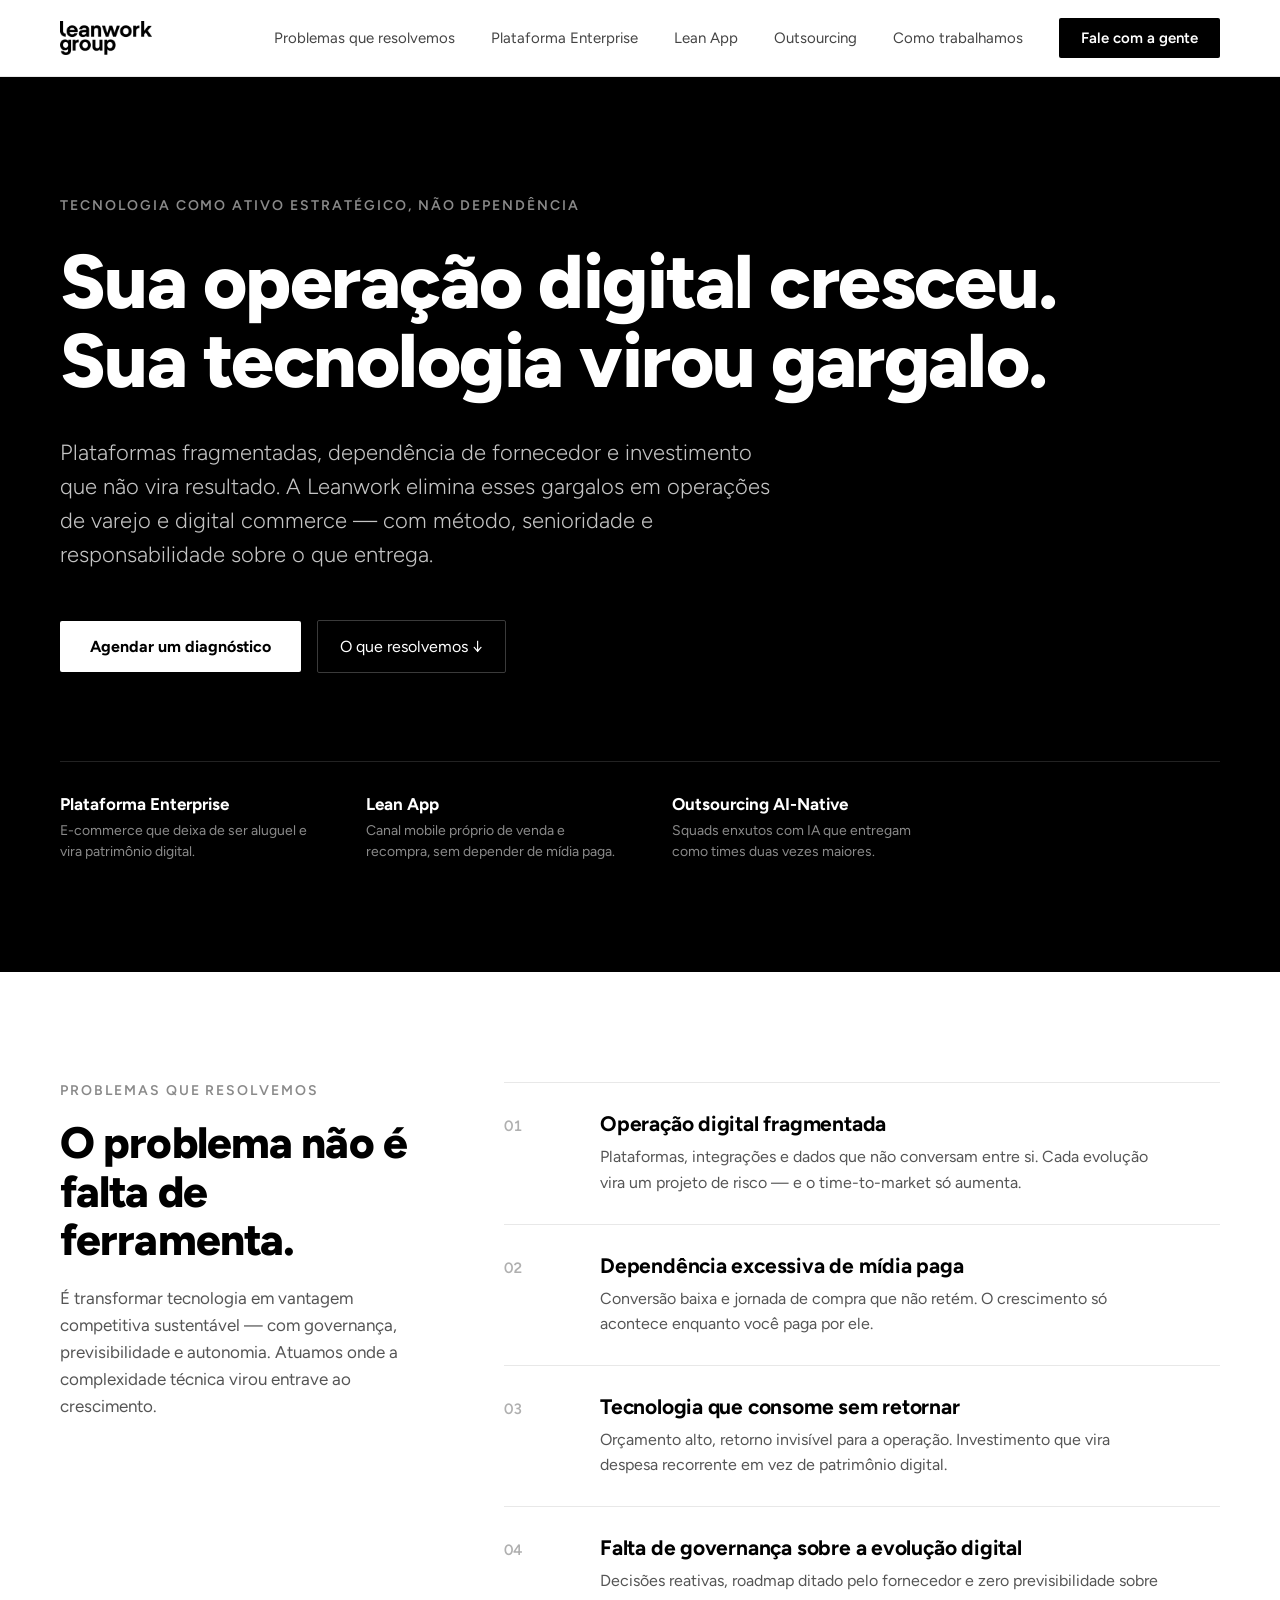
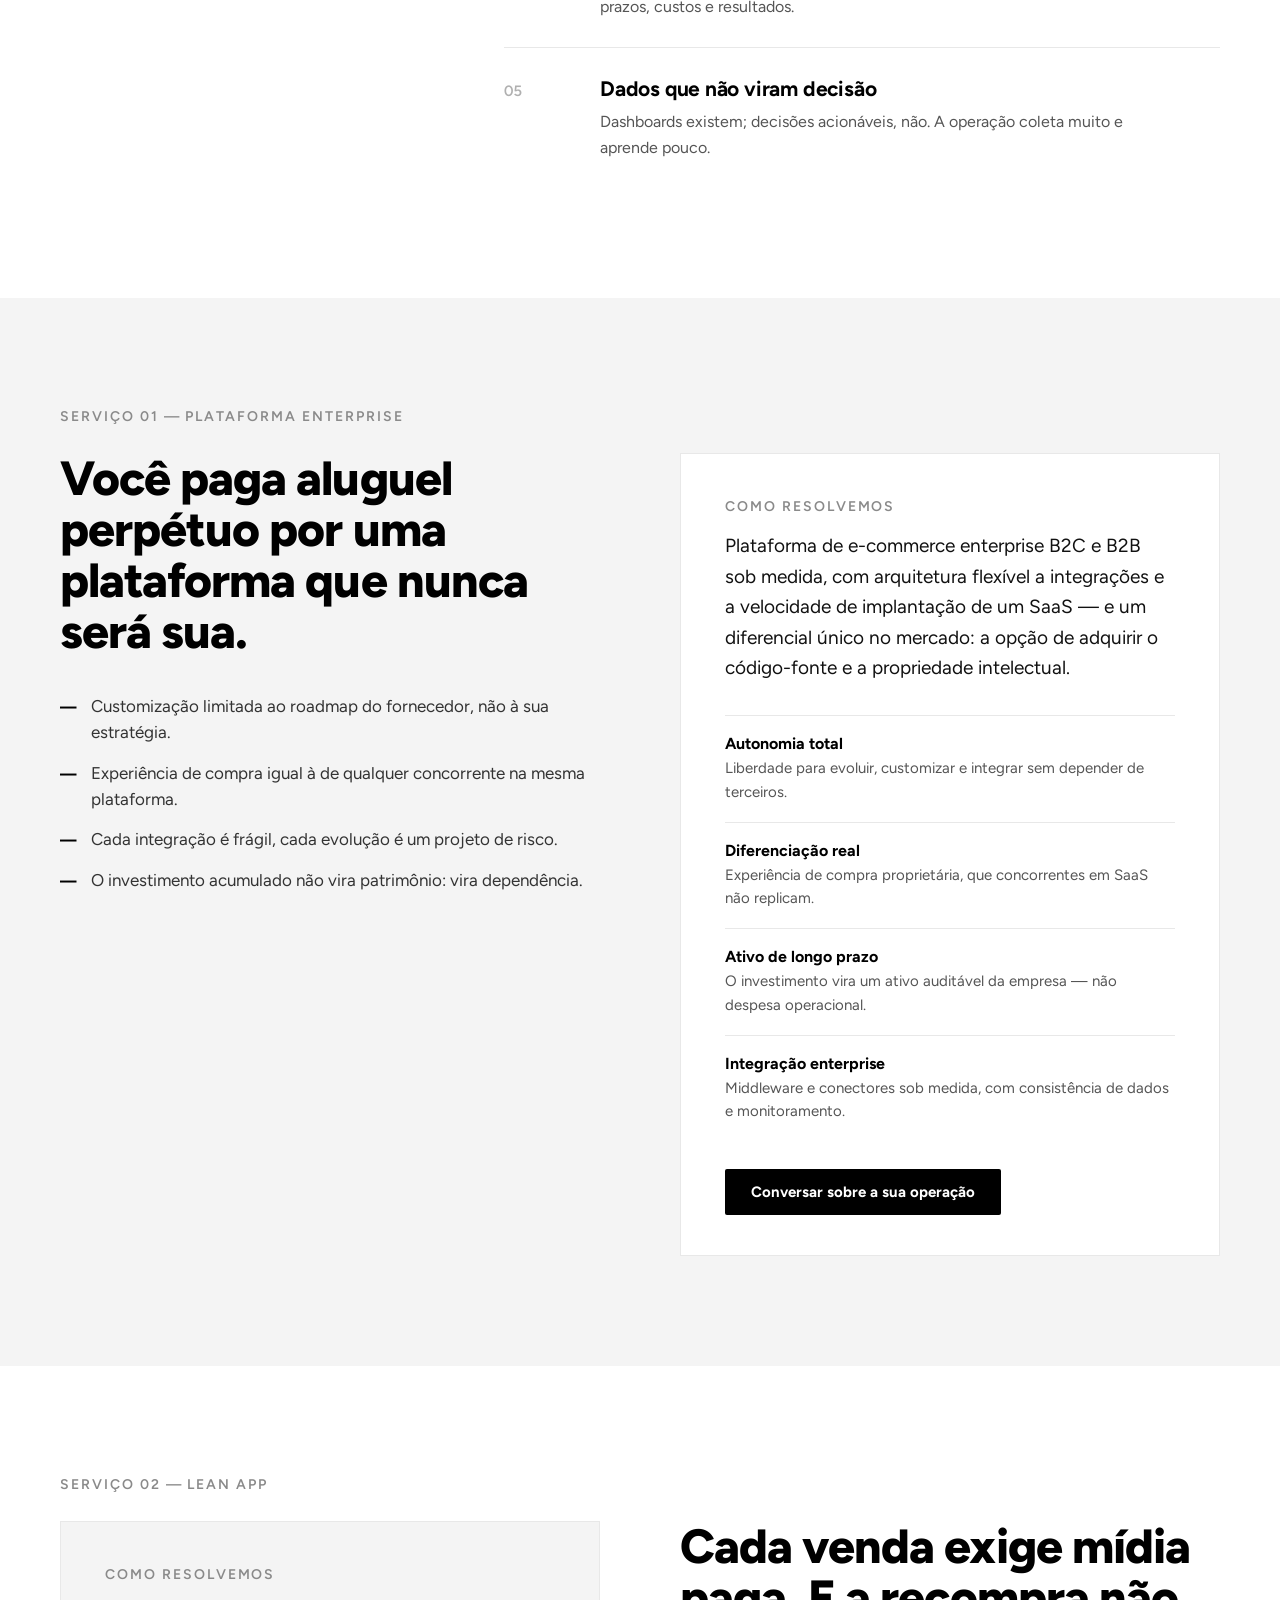
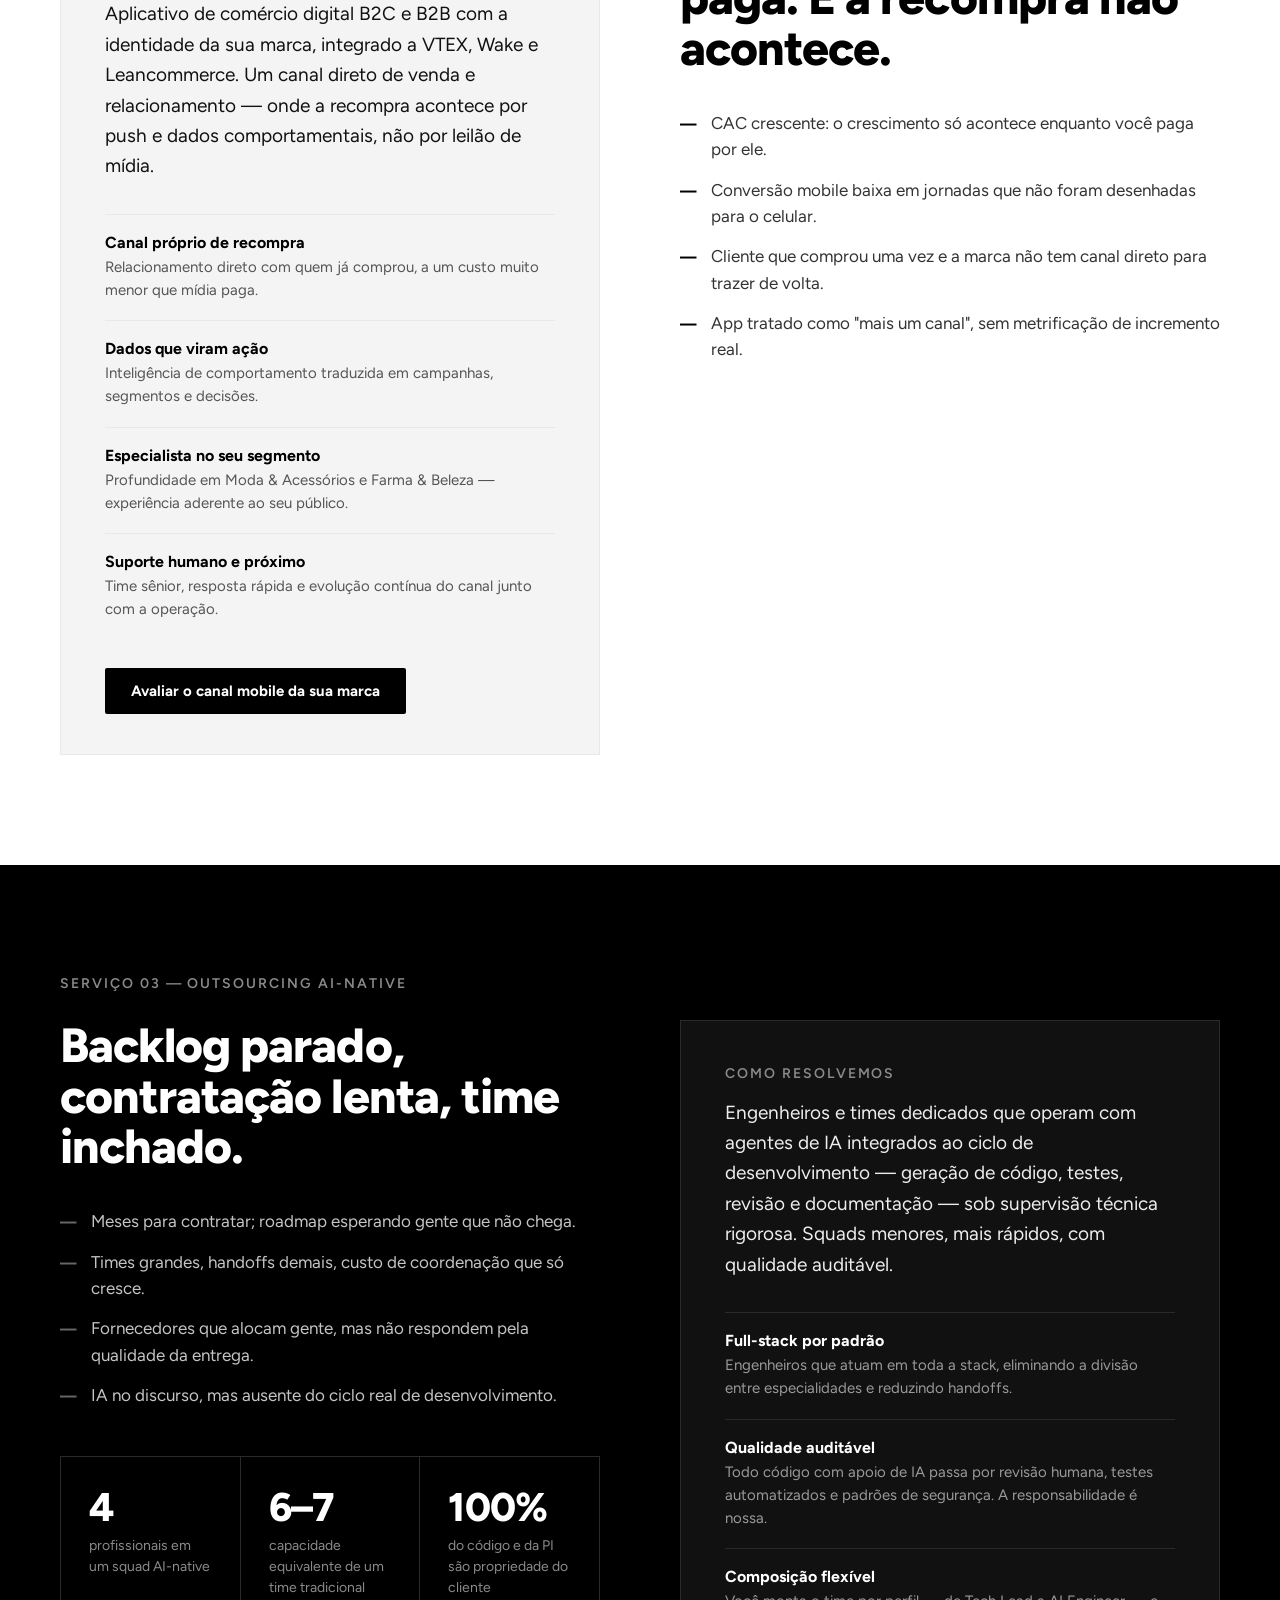
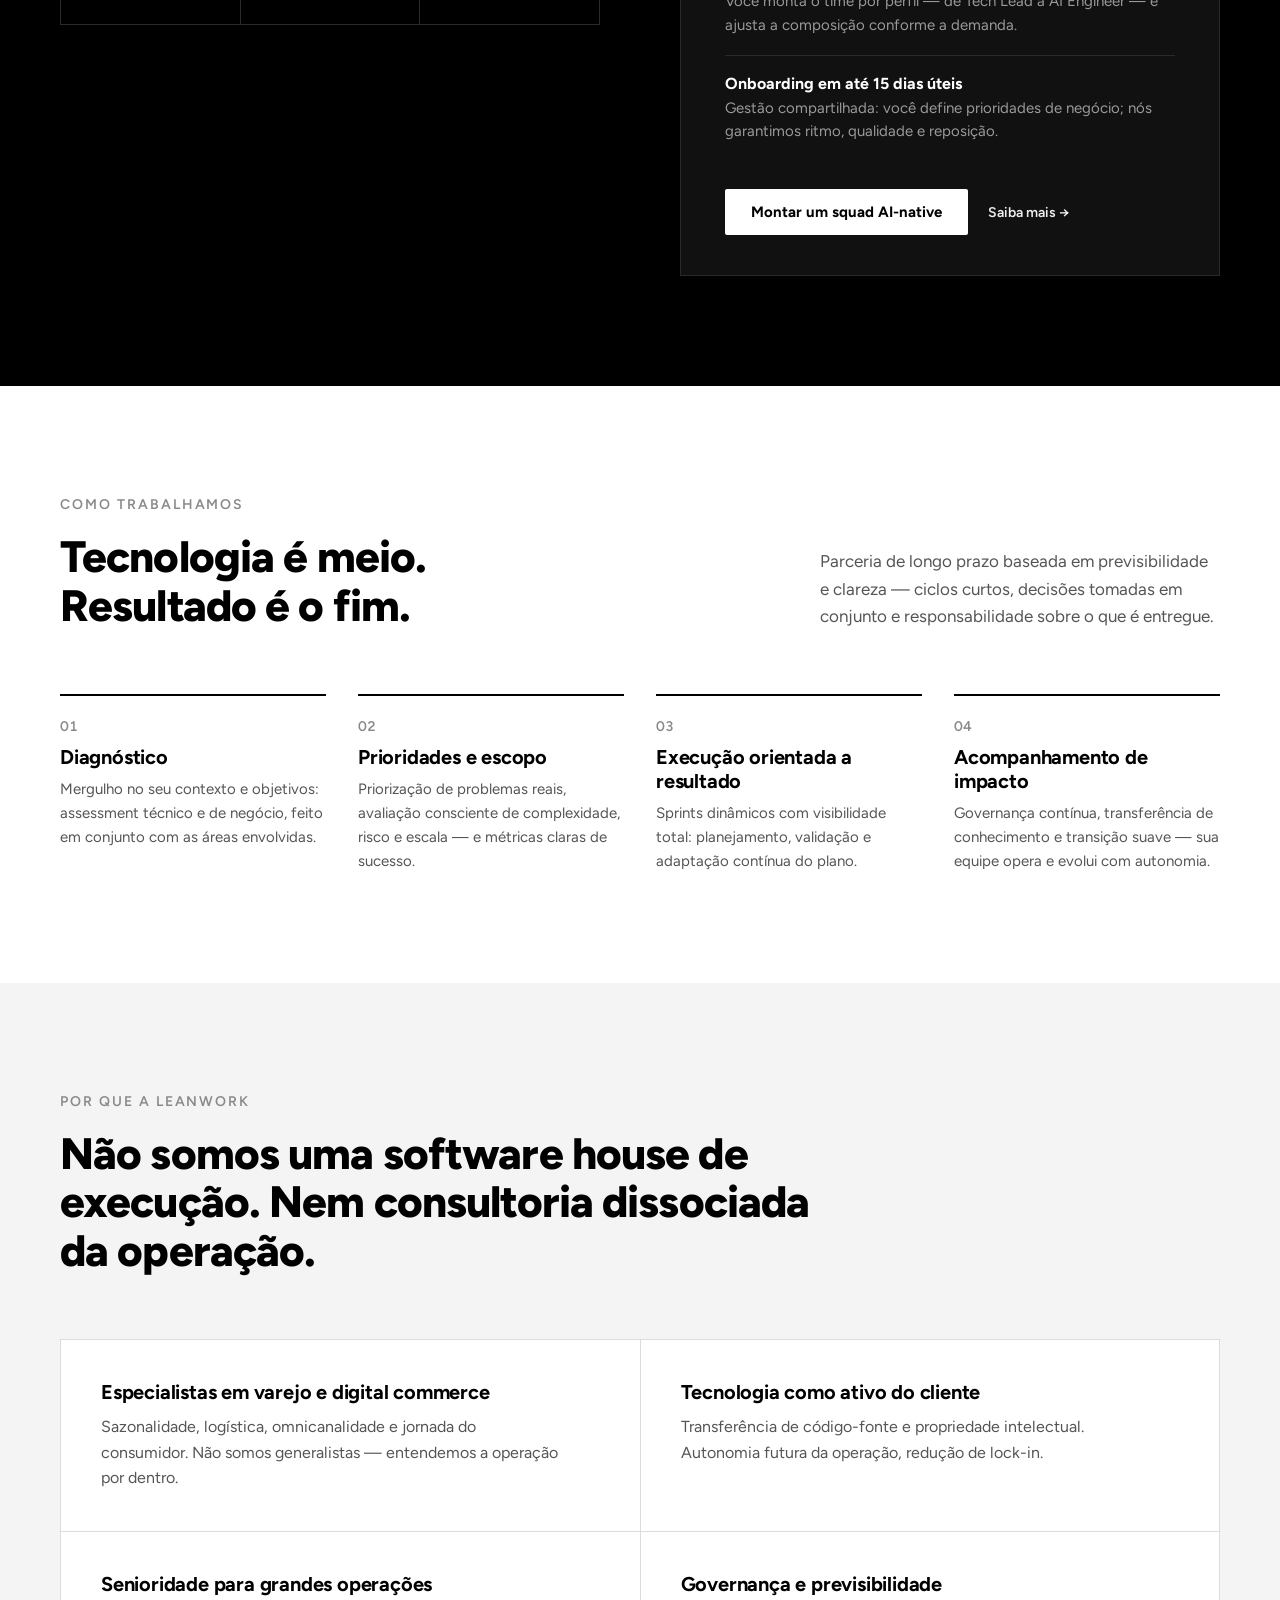
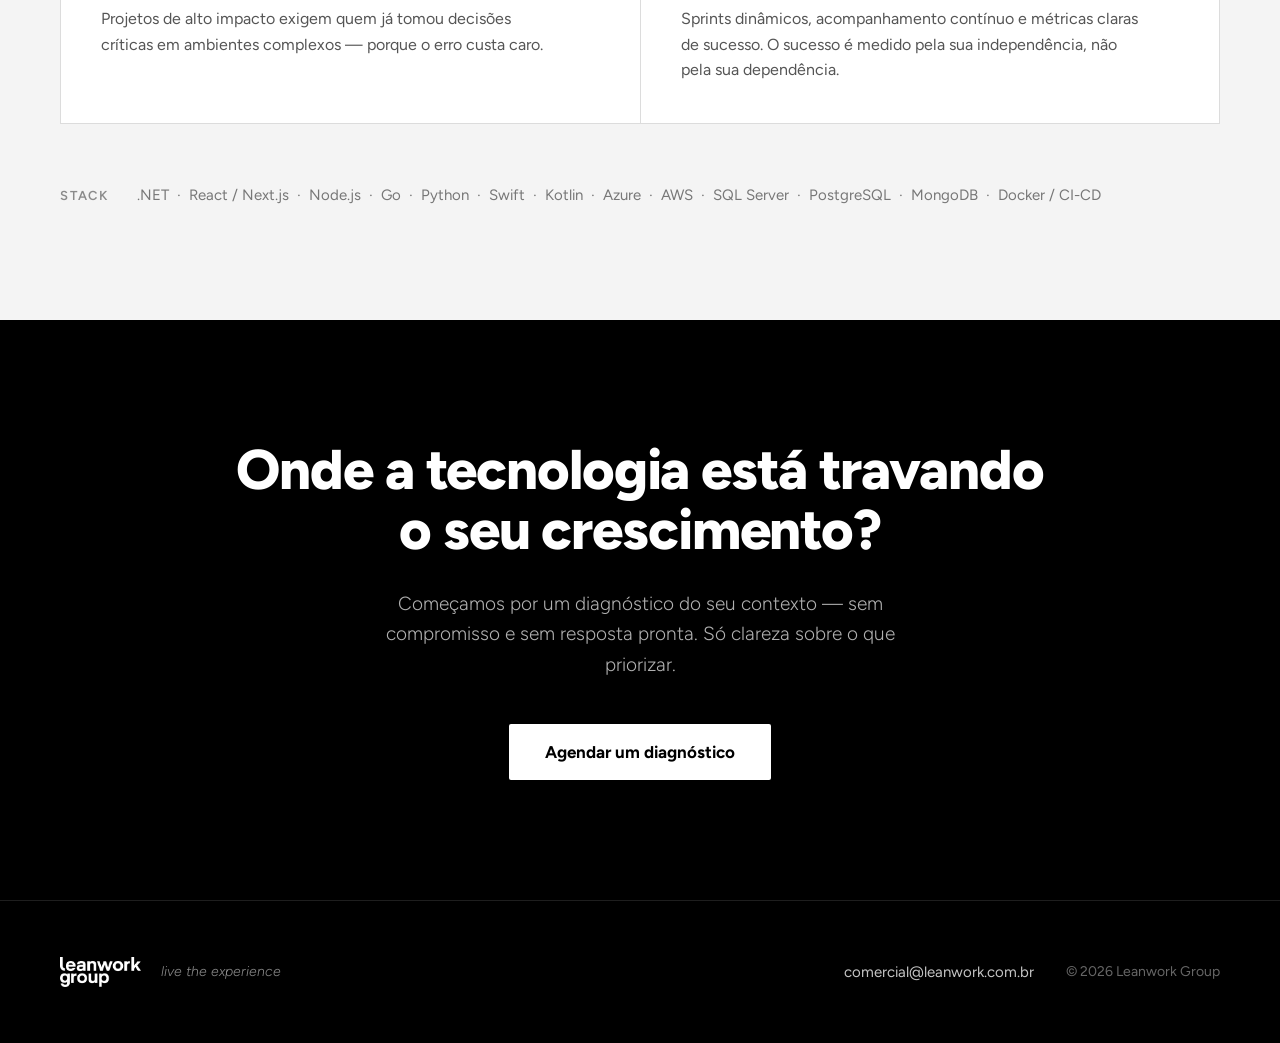
<file: index.html>
<!DOCTYPE html>
<html lang="pt-BR">
<head>
<meta charset="utf-8">
<meta name="viewport" content="width=device-width, initial-scale=1">
<title>Leanwork Group — Tecnologia como ativo estratégico para varejo e digital commerce</title>
<meta name="description" content="A Leanwork elimina gargalos tecnológicos em operações de varejo e digital commerce com Plataforma Enterprise, Lean App e Outsourcing AI-Native.">
<link rel="icon" type="image/png" href="assets/favicon.png">
<link rel="preconnect" href="https://fonts.googleapis.com">
<link rel="preconnect" href="https://fonts.gstatic.com" crossorigin="anonymous">
<link href="https://fonts.googleapis.com/css2?family=Figtree:wght@300;400;600;700;800;900&display=swap" rel="stylesheet">
<link rel="stylesheet" href="css/style.css">
</head>
<body>
<header class="site-header">
  <div class="container nav">
    <a href="#topo" class="nav-logo"><img src="assets/logo.png" alt="Leanwork Group"></a>
    <button class="nav-toggle" type="button" aria-label="Abrir menu" aria-expanded="false">
      <span></span><span></span><span></span>
    </button>
    <nav class="nav-links">
      <a href="#problemas" class="nav-link">Problemas que resolvemos</a>
      <a href="#plataforma" class="nav-link">Plataforma Enterprise</a>
      <a href="#leanapp" class="nav-link">Lean App</a>
      <a href="#outsourcing" class="nav-link">Outsourcing</a>
      <a href="#como" class="nav-link">Como trabalhamos</a>
      <a href="mailto:comercial@leanwork.com.br?subject=Diagn%C3%B3stico%20Leanwork" class="nav-link nav-cta btn btn--dark">Fale com a gente</a>
    </nav>
  </div>
</header>
<main>
<section id="topo" class="hero">
  <div class="container">
    <div class="hero-eyebrow">Tecnologia como ativo estratégico, não dependência</div>
    <h1 class="hero-title">Sua operação digital cresceu.<br>Sua tecnologia virou gargalo.</h1>
    <p class="hero-subtitle">Plataformas fragmentadas, dependência de fornecedor e investimento que não vira resultado. A Leanwork elimina esses gargalos em operações de varejo e digital commerce — com método, senioridade e responsabilidade sobre o que entrega.</p>
    <div class="hero-actions">
      <a href="mailto:comercial@leanwork.com.br?subject=Diagn%C3%B3stico%20Leanwork" class="btn btn--light">Agendar um diagnóstico</a>
      <a href="#problemas" class="btn btn--outline">O que resolvemos ↓</a>
    </div>
    <div class="hero-summary">
      <div class="hero-summary-item">
        <div class="hero-summary-title">Plataforma Enterprise</div>
        <div class="hero-summary-text">E-commerce que deixa de ser aluguel e vira patrimônio digital.</div>
      </div>
      <div class="hero-summary-item">
        <div class="hero-summary-title">Lean App</div>
        <div class="hero-summary-text">Canal mobile próprio de venda e recompra, sem depender de mídia paga.</div>
      </div>
      <div class="hero-summary-item">
        <div class="hero-summary-title">Outsourcing AI-Native</div>
        <div class="hero-summary-text">Squads enxutos com IA que entregam como times duas vezes maiores.</div>
      </div>
    </div>
  </div>
</section>

<section id="problemas" class="problemas">
  <div class="container problemas-grid">
    <div class="problemas-sidebar">
      <div class="section-eyebrow">Problemas que resolvemos</div>
      <h2 class="section-title">O problema não é falta de ferramenta.</h2>
      <p class="section-text">É transformar tecnologia em vantagem competitiva sustentável — com governança, previsibilidade e autonomia. Atuamos onde a complexidade técnica virou entrave ao crescimento.</p>
    </div>
    <div>
      <div class="problema-item">
        <div class="problema-num">01</div>
        <div>
          <div class="problema-title">Operação digital fragmentada</div>
          <div class="problema-text">Plataformas, integrações e dados que não conversam entre si. Cada evolução vira um projeto de risco — e o time-to-market só aumenta.</div>
        </div>
      </div>
      <div class="problema-item">
        <div class="problema-num">02</div>
        <div>
          <div class="problema-title">Dependência excessiva de mídia paga</div>
          <div class="problema-text">Conversão baixa e jornada de compra que não retém. O crescimento só acontece enquanto você paga por ele.</div>
        </div>
      </div>
      <div class="problema-item">
        <div class="problema-num">03</div>
        <div>
          <div class="problema-title">Tecnologia que consome sem retornar</div>
          <div class="problema-text">Orçamento alto, retorno invisível para a operação. Investimento que vira despesa recorrente em vez de patrimônio digital.</div>
        </div>
      </div>
      <div class="problema-item">
        <div class="problema-num">04</div>
        <div>
          <div class="problema-title">Falta de governança sobre a evolução digital</div>
          <div class="problema-text">Decisões reativas, roadmap ditado pelo fornecedor e zero previsibilidade sobre prazos, custos e resultados.</div>
        </div>
      </div>
      <div class="problema-item">
        <div class="problema-num">05</div>
        <div>
          <div class="problema-title">Dados que não viram decisão</div>
          <div class="problema-text">Dashboards existem; decisões acionáveis, não. A operação coleta muito e aprende pouco.</div>
        </div>
      </div>
    </div>
  </div>
</section>

<section id="plataforma" class="service service--light">
  <div class="container">
    <div class="service-eyebrow">Serviço 01 — Plataforma Enterprise</div>
    <div class="service-grid">
      <div class="service-problem">
        <h2 class="service-title">Você paga aluguel perpétuo por uma plataforma que nunca será sua.</h2>
        <div class="service-bullets">
          <div class="service-bullet"><span class="bullet-dash">—</span><span>Customização limitada ao roadmap do fornecedor, não à sua estratégia.</span></div>
          <div class="service-bullet"><span class="bullet-dash">—</span><span>Experiência de compra igual à de qualquer concorrente na mesma plataforma.</span></div>
          <div class="service-bullet"><span class="bullet-dash">—</span><span>Cada integração é frágil, cada evolução é um projeto de risco.</span></div>
          <div class="service-bullet"><span class="bullet-dash">—</span><span>O investimento acumulado não vira patrimônio: vira dependência.</span></div>
        </div>
      </div>
      <div class="service-solution">
        <div class="service-solution-eyebrow">Como resolvemos</div>
        <p class="service-solution-lead">Plataforma de e-commerce enterprise B2C e B2B sob medida, com arquitetura flexível a integrações e a velocidade de implantação de um SaaS — e um diferencial único no mercado: a opção de adquirir o código-fonte e a propriedade intelectual.</p>
        <div class="service-solution-list">
          <div class="service-solution-item"><div class="solution-item-title">Autonomia total</div><div class="solution-item-text">Liberdade para evoluir, customizar e integrar sem depender de terceiros.</div></div>
          <div class="service-solution-item"><div class="solution-item-title">Diferenciação real</div><div class="solution-item-text">Experiência de compra proprietária, que concorrentes em SaaS não replicam.</div></div>
          <div class="service-solution-item"><div class="solution-item-title">Ativo de longo prazo</div><div class="solution-item-text">O investimento vira um ativo auditável da empresa — não despesa operacional.</div></div>
          <div class="service-solution-item"><div class="solution-item-title">Integração enterprise</div><div class="solution-item-text">Middleware e conectores sob medida, com consistência de dados e monitoramento.</div></div>
        </div>
        <a href="mailto:comercial@leanwork.com.br?subject=Plataforma%20Enterprise%20%E2%80%94%20diagn%C3%B3stico" class="btn btn--dark service-solution-cta">Conversar sobre a sua operação</a>
      </div>
    </div>
  </div>
</section>

<section id="leanapp" class="service">
  <div class="container">
    <div class="service-eyebrow">Serviço 02 — Lean App</div>
    <div class="service-grid">
      <div class="service-solution service-solution--muted">
        <div class="service-solution-eyebrow">Como resolvemos</div>
        <p class="service-solution-lead">Aplicativo de comércio digital B2C e B2B com a identidade da sua marca, integrado a VTEX, Wake e Leancommerce. Um canal direto de venda e relacionamento — onde a recompra acontece por push e dados comportamentais, não por leilão de mídia.</p>
        <div class="service-solution-list">
          <div class="service-solution-item"><div class="solution-item-title">Canal próprio de recompra</div><div class="solution-item-text">Relacionamento direto com quem já comprou, a um custo muito menor que mídia paga.</div></div>
          <div class="service-solution-item"><div class="solution-item-title">Dados que viram ação</div><div class="solution-item-text">Inteligência de comportamento traduzida em campanhas, segmentos e decisões.</div></div>
          <div class="service-solution-item"><div class="solution-item-title">Especialista no seu segmento</div><div class="solution-item-text">Profundidade em Moda &amp; Acessórios e Farma &amp; Beleza — experiência aderente ao seu público.</div></div>
          <div class="service-solution-item"><div class="solution-item-title">Suporte humano e próximo</div><div class="solution-item-text">Time sênior, resposta rápida e evolução contínua do canal junto com a operação.</div></div>
        </div>
        <a href="mailto:comercial@leanwork.com.br?subject=Lean%20App%20%E2%80%94%20diagn%C3%B3stico" class="btn btn--dark service-solution-cta">Avaliar o canal mobile da sua marca</a>
      </div>
      <div class="service-problem">
        <h2 class="service-title">Cada venda exige mídia paga. E a recompra não acontece.</h2>
        <div class="service-bullets">
          <div class="service-bullet"><span class="bullet-dash">—</span><span>CAC crescente: o crescimento só acontece enquanto você paga por ele.</span></div>
          <div class="service-bullet"><span class="bullet-dash">—</span><span>Conversão mobile baixa em jornadas que não foram desenhadas para o celular.</span></div>
          <div class="service-bullet"><span class="bullet-dash">—</span><span>Cliente que comprou uma vez e a marca não tem canal direto para trazer de volta.</span></div>
          <div class="service-bullet"><span class="bullet-dash">—</span><span>App tratado como "mais um canal", sem metrificação de incremento real.</span></div>
        </div>
      </div>
    </div>
  </div>
</section>

<section id="outsourcing" class="service service--dark">
  <div class="container">
    <div class="service-eyebrow">Serviço 03 — Outsourcing AI-Native</div>
    <div class="service-grid">
      <div class="service-problem">
        <h2 class="service-title">Backlog parado, contratação lenta, time inchado.</h2>
        <div class="service-bullets">
          <div class="service-bullet"><span class="bullet-dash">—</span><span>Meses para contratar; roadmap esperando gente que não chega.</span></div>
          <div class="service-bullet"><span class="bullet-dash">—</span><span>Times grandes, handoffs demais, custo de coordenação que só cresce.</span></div>
          <div class="service-bullet"><span class="bullet-dash">—</span><span>Fornecedores que alocam gente, mas não respondem pela qualidade da entrega.</span></div>
          <div class="service-bullet"><span class="bullet-dash">—</span><span>IA no discurso, mas ausente do ciclo real de desenvolvimento.</span></div>
        </div>
        <div class="stats-row">
          <div class="stat-item"><div class="stat-number">4</div><div class="stat-label">profissionais em um squad AI-native</div></div>
          <div class="stat-item"><div class="stat-number">6–7</div><div class="stat-label">capacidade equivalente de um time tradicional</div></div>
          <div class="stat-item"><div class="stat-number">100%</div><div class="stat-label">do código e da PI são propriedade do cliente</div></div>
        </div>
      </div>
      <div class="service-solution">
        <div class="service-solution-eyebrow">Como resolvemos</div>
        <p class="service-solution-lead">Engenheiros e times dedicados que operam com agentes de IA integrados ao ciclo de desenvolvimento — geração de código, testes, revisão e documentação — sob supervisão técnica rigorosa. Squads menores, mais rápidos, com qualidade auditável.</p>
        <div class="service-solution-list">
          <div class="service-solution-item"><div class="solution-item-title">Full-stack por padrão</div><div class="solution-item-text">Engenheiros que atuam em toda a stack, eliminando a divisão entre especialidades e reduzindo handoffs.</div></div>
          <div class="service-solution-item"><div class="solution-item-title">Qualidade auditável</div><div class="solution-item-text">Todo código com apoio de IA passa por revisão humana, testes automatizados e padrões de segurança. A responsabilidade é nossa.</div></div>
          <div class="service-solution-item"><div class="solution-item-title">Composição flexível</div><div class="solution-item-text">Você monta o time por perfil — de Tech Lead a AI Engineer — e ajusta a composição conforme a demanda.</div></div>
          <div class="service-solution-item"><div class="solution-item-title">Onboarding em até 15 dias úteis</div><div class="solution-item-text">Gestão compartilhada: você define prioridades de negócio; nós garantimos ritmo, qualidade e reposição.</div></div>
        </div>
        <div class="service-solution-actions">
          <a href="mailto:comercial@leanwork.com.br?subject=Outsourcing%20AI-Native%20%E2%80%94%20montar%20squad" class="btn btn--light service-solution-cta">Montar um squad AI-native</a>
          <a href="outsourcing.html" class="service-solution-more">Saiba mais →</a>
        </div>
      </div>
    </div>
  </div>
</section>

<section id="como" class="steps-section">
  <div class="container">
    <div class="steps-header">
      <div>
        <div class="section-eyebrow">Como trabalhamos</div>
        <h2 class="section-title steps-title">Tecnologia é meio. Resultado é o fim.</h2>
      </div>
      <p class="steps-intro">Parceria de longo prazo baseada em previsibilidade e clareza — ciclos curtos, decisões tomadas em conjunto e responsabilidade sobre o que é entregue.</p>
    </div>
    <div class="steps-grid">
      <div class="step-item">
        <div class="step-num">01</div>
        <div class="step-title">Diagnóstico</div>
        <div class="step-text">Mergulho no seu contexto e objetivos: assessment técnico e de negócio, feito em conjunto com as áreas envolvidas.</div>
      </div>
      <div class="step-item">
        <div class="step-num">02</div>
        <div class="step-title">Prioridades e escopo</div>
        <div class="step-text">Priorização de problemas reais, avaliação consciente de complexidade, risco e escala — e métricas claras de sucesso.</div>
      </div>
      <div class="step-item">
        <div class="step-num">03</div>
        <div class="step-title">Execução orientada a resultado</div>
        <div class="step-text">Sprints dinâmicos com visibilidade total: planejamento, validação e adaptação contínua do plano.</div>
      </div>
      <div class="step-item">
        <div class="step-num">04</div>
        <div class="step-title">Acompanhamento de impacto</div>
        <div class="step-text">Governança contínua, transferência de conhecimento e transição suave — sua equipe opera e evolui com autonomia.</div>
      </div>
    </div>
  </div>
</section>

<section class="why-section">
  <div class="container">
    <div class="section-eyebrow">Por que a Leanwork</div>
    <h2 class="section-title why-title">Não somos uma software house de execução. Nem consultoria dissociada da operação.</h2>
    <div class="why-grid">
      <div class="why-item"><div class="why-item-title">Especialistas em varejo e digital commerce</div><div class="why-item-text">Sazonalidade, logística, omnicanalidade e jornada do consumidor. Não somos generalistas — entendemos a operação por dentro.</div></div>
      <div class="why-item"><div class="why-item-title">Tecnologia como ativo do cliente</div><div class="why-item-text">Transferência de código-fonte e propriedade intelectual. Autonomia futura da operação, redução de lock-in.</div></div>
      <div class="why-item"><div class="why-item-title">Senioridade para grandes operações</div><div class="why-item-text">Projetos de alto impacto exigem quem já tomou decisões críticas em ambientes complexos — porque o erro custa caro.</div></div>
      <div class="why-item"><div class="why-item-title">Governança e previsibilidade</div><div class="why-item-text">Sprints dinâmicos, acompanhamento contínuo e métricas claras de sucesso. O sucesso é medido pela sua independência, não pela sua dependência.</div></div>
    </div>
    <div class="stack-row">
      <div class="stack-label">Stack</div>
      <div class="stack-list">.NET&nbsp;&nbsp;·&nbsp;&nbsp;React / Next.js&nbsp;&nbsp;·&nbsp;&nbsp;Node.js&nbsp;&nbsp;·&nbsp;&nbsp;Go&nbsp;&nbsp;·&nbsp;&nbsp;Python&nbsp;&nbsp;·&nbsp;&nbsp;Swift&nbsp;&nbsp;·&nbsp;&nbsp;Kotlin&nbsp;&nbsp;·&nbsp;&nbsp;Azure&nbsp;&nbsp;·&nbsp;&nbsp;AWS&nbsp;&nbsp;·&nbsp;&nbsp;SQL Server&nbsp;&nbsp;·&nbsp;&nbsp;PostgreSQL&nbsp;&nbsp;·&nbsp;&nbsp;MongoDB&nbsp;&nbsp;·&nbsp;&nbsp;Docker / CI-CD</div>
    </div>
  </div>
</section>

<section class="cta-final">
  <div class="container">
    <h2 class="cta-final-title">Onde a tecnologia está travando o seu crescimento?</h2>
    <p class="cta-final-text">Começamos por um diagnóstico do seu contexto — sem compromisso e sem resposta pronta. Só clareza sobre o que priorizar.</p>
    <a href="mailto:comercial@leanwork.com.br?subject=Diagn%C3%B3stico%20Leanwork" class="btn btn--light cta-final-btn">Agendar um diagnóstico</a>
  </div>
</section>
</main>

<footer class="site-footer">
  <div class="container footer-inner">
    <div class="footer-brand">
      <img src="assets/logo.png" alt="Leanwork Group" class="footer-logo">
      <span class="footer-tagline">live the experience</span>
    </div>
    <div class="footer-meta">
      <a href="mailto:comercial@leanwork.com.br?subject=Diagn%C3%B3stico%20Leanwork" class="footer-email">comercial@leanwork.com.br</a>
      <span class="footer-copyright">© 2026 Leanwork Group</span>
    </div>
  </div>
</footer>
<script src="js/main.js" defer></script>
</body>
</html>
</file>
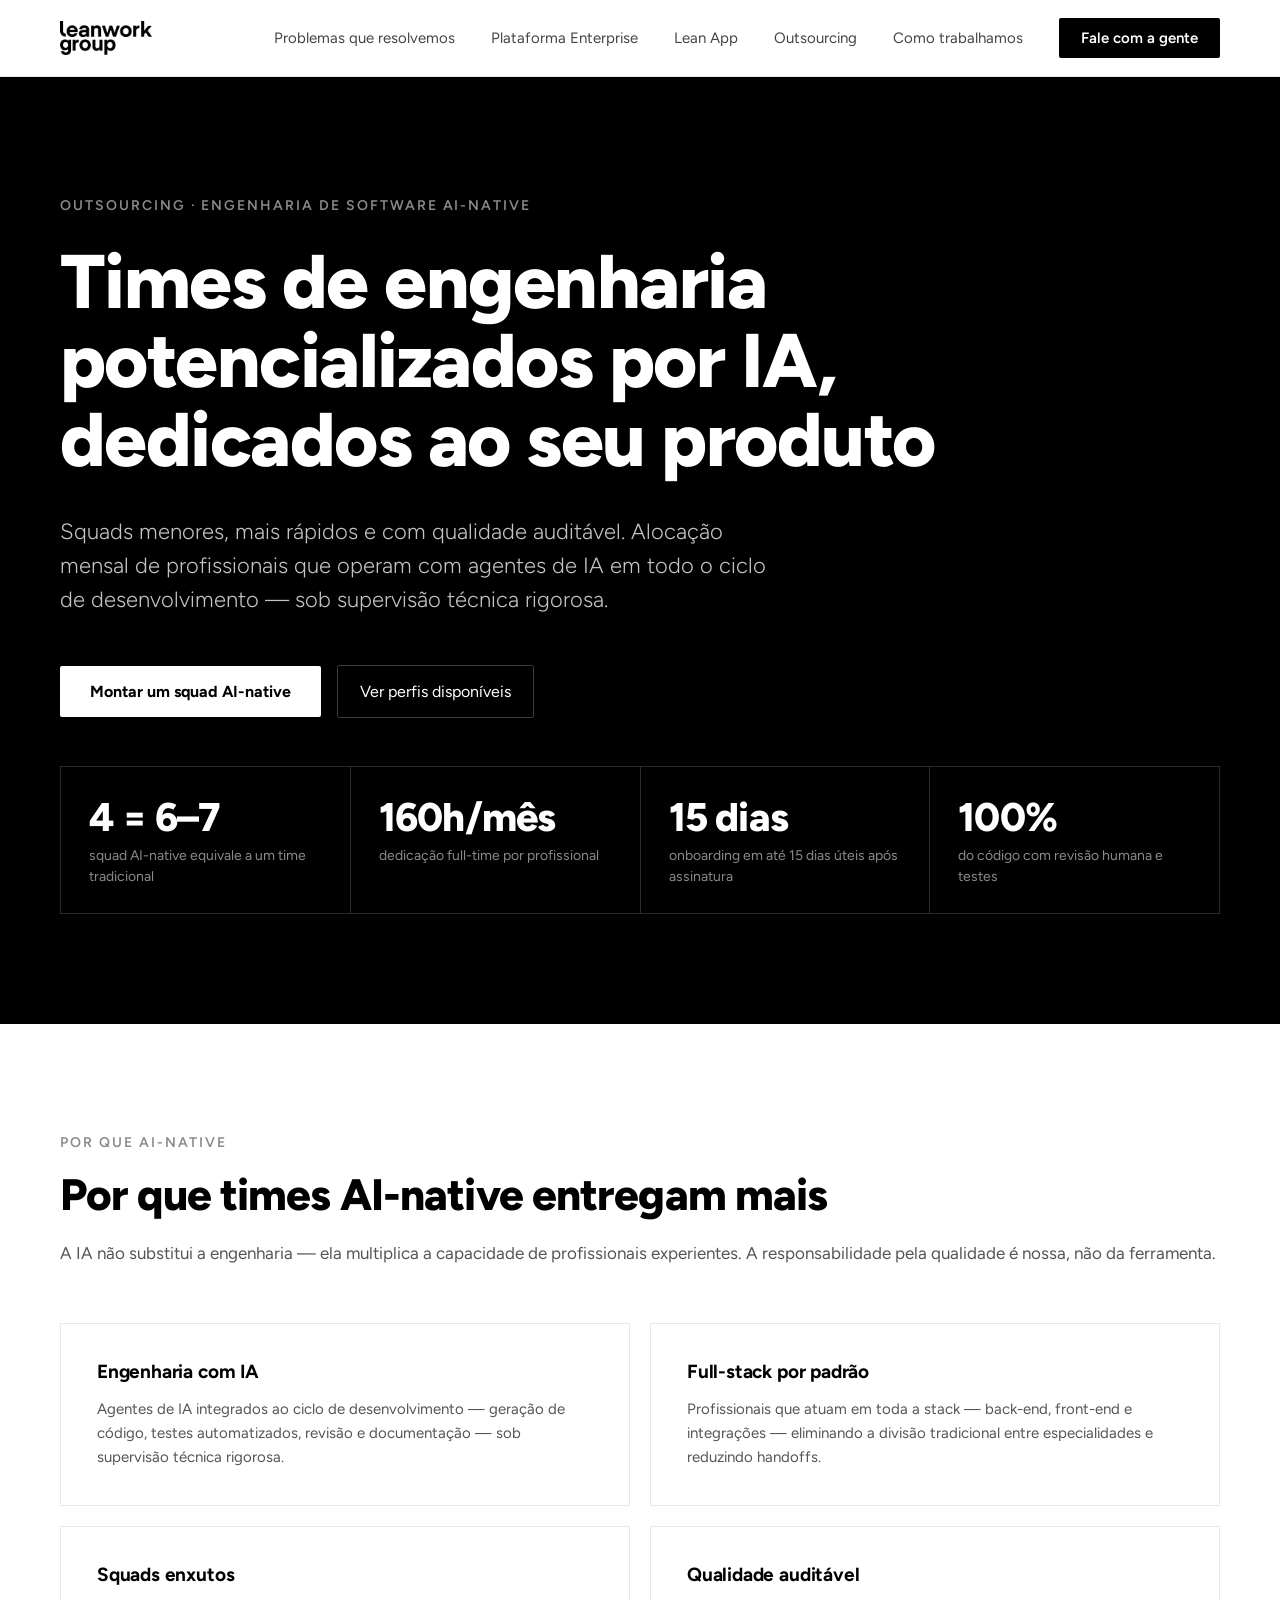
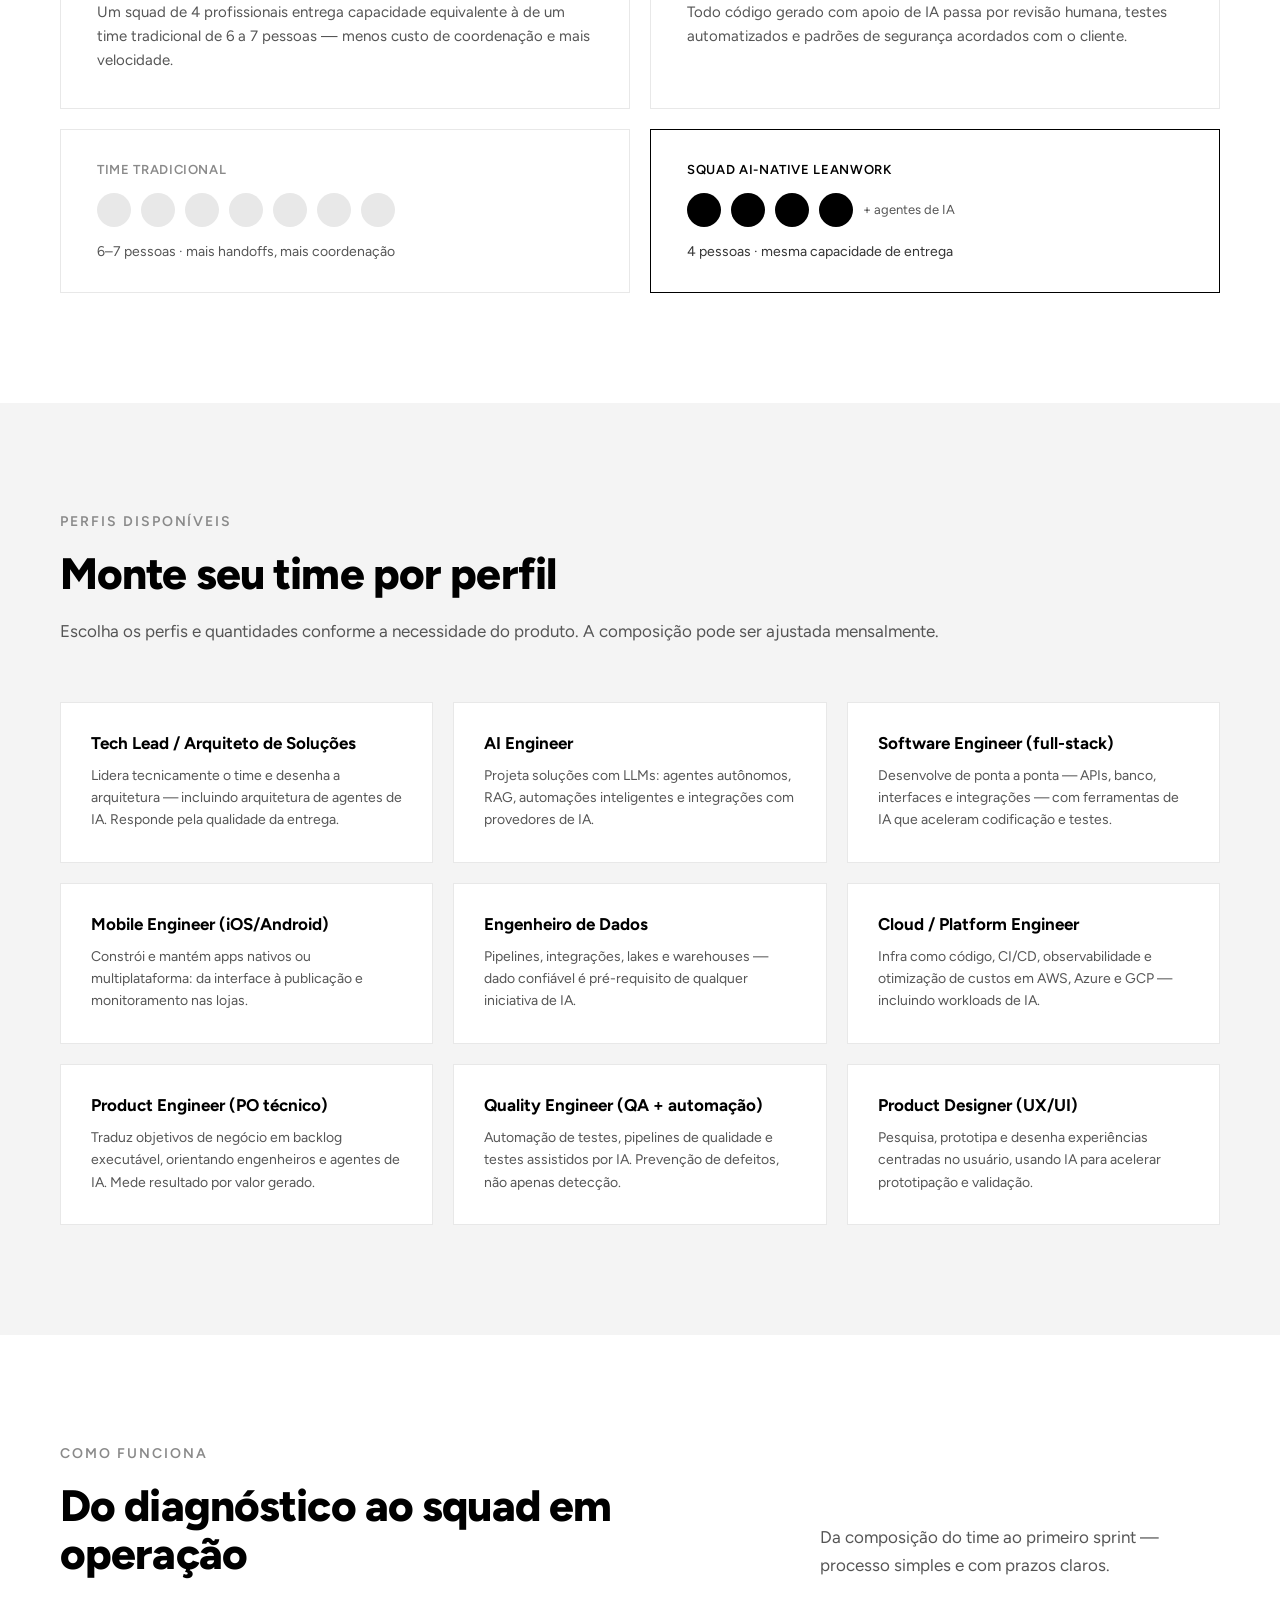
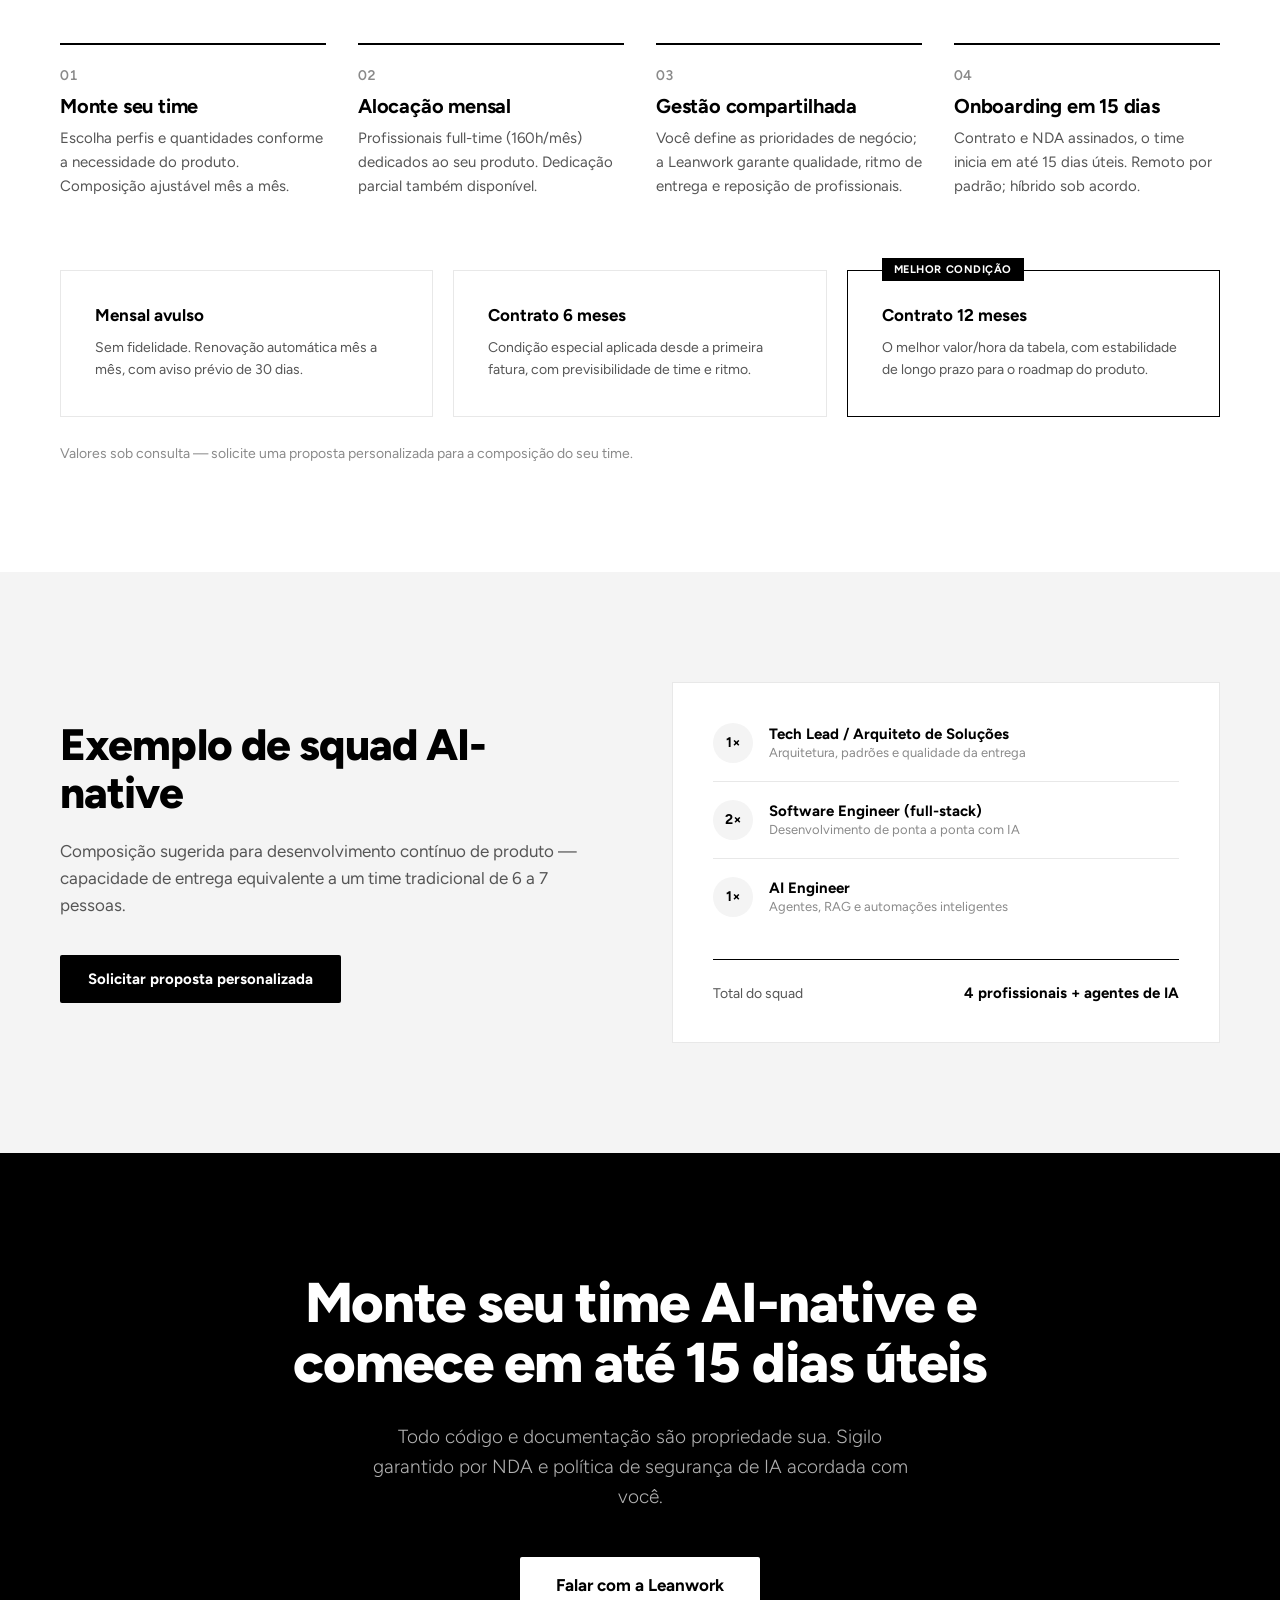
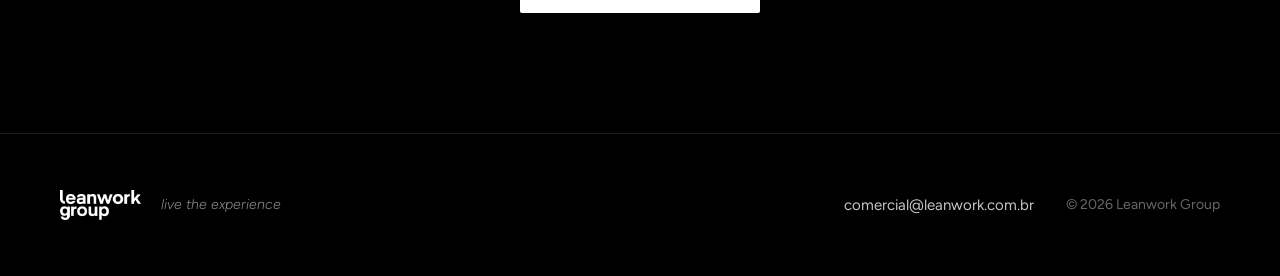
<file: outsourcing.html>
<!DOCTYPE html>
<html lang="pt-BR">
<head>
<meta charset="utf-8">
<meta name="viewport" content="width=device-width, initial-scale=1">
<title>Outsourcing AI-Native — Leanwork Group</title>
<meta name="description" content="Squads de engenharia AI-native da Leanwork: profissionais dedicados que operam com agentes de IA em todo o ciclo de desenvolvimento, sob supervisão técnica rigorosa.">
<link rel="icon" type="image/png" href="assets/favicon.png">
<link rel="preconnect" href="https://fonts.googleapis.com">
<link rel="preconnect" href="https://fonts.gstatic.com" crossorigin="anonymous">
<link href="https://fonts.googleapis.com/css2?family=Figtree:wght@300;400;600;700;800;900&display=swap" rel="stylesheet">
<link rel="stylesheet" href="css/style.css">
</head>
<body>
<header class="site-header">
  <div class="container nav">
    <a href="index.html" class="nav-logo"><img src="assets/logo.png" alt="Leanwork Group"></a>
    <button class="nav-toggle" type="button" aria-label="Abrir menu" aria-expanded="false">
      <span></span><span></span><span></span>
    </button>
    <nav class="nav-links">
      <a href="index.html#problemas" class="nav-link">Problemas que resolvemos</a>
      <a href="index.html#plataforma" class="nav-link">Plataforma Enterprise</a>
      <a href="index.html#leanapp" class="nav-link">Lean App</a>
      <a href="outsourcing.html#topo" class="nav-link">Outsourcing</a>
      <a href="index.html#como" class="nav-link">Como trabalhamos</a>
      <a href="mailto:comercial@leanwork.com.br?subject=Outsourcing%20AI-Native%20%E2%80%94%20montar%20squad" class="nav-link nav-cta btn btn--dark">Fale com a gente</a>
    </nav>
  </div>
</header>
<main>
<section id="topo" class="hero">
  <div class="container">
    <div class="hero-eyebrow">Outsourcing · Engenharia de Software AI-Native</div>
    <h1 class="hero-title">Times de engenharia potencializados por IA, dedicados ao seu produto</h1>
    <p class="hero-subtitle">Squads menores, mais rápidos e com qualidade auditável. Alocação mensal de profissionais que operam com agentes de IA em todo o ciclo de desenvolvimento — sob supervisão técnica rigorosa.</p>
    <div class="hero-actions">
      <a href="mailto:comercial@leanwork.com.br?subject=Outsourcing%20AI-Native%20%E2%80%94%20montar%20squad" class="btn btn--light">Montar um squad AI-native</a>
      <a href="#perfis" class="btn btn--outline">Ver perfis disponíveis</a>
    </div>
    <div class="stats-row">
      <div class="stat-item"><div class="stat-number">4 = 6–7</div><div class="stat-label">squad AI-native equivale a um time tradicional</div></div>
      <div class="stat-item"><div class="stat-number">160h/mês</div><div class="stat-label">dedicação full-time por profissional</div></div>
      <div class="stat-item"><div class="stat-number">15 dias</div><div class="stat-label">onboarding em até 15 dias úteis após assinatura</div></div>
      <div class="stat-item"><div class="stat-number">100%</div><div class="stat-label">do código com revisão humana e testes</div></div>
    </div>
  </div>
</section>
<section id="por-que" class="why-ai-section">
  <div class="container">
    <div class="section-eyebrow">Por que AI-native</div>
    <h2 class="section-title">Por que times AI-native entregam mais</h2>
    <p class="section-text">A IA não substitui a engenharia — ela multiplica a capacidade de profissionais experientes. A responsabilidade pela qualidade é nossa, não da ferramenta.</p>
    <div class="why-ai-grid">
      <div class="why-ai-item">
        <h3 class="why-ai-item-title">Engenharia com IA</h3>
        <p class="why-ai-item-text">Agentes de IA integrados ao ciclo de desenvolvimento — geração de código, testes automatizados, revisão e documentação — sob supervisão técnica rigorosa.</p>
      </div>
      <div class="why-ai-item">
        <h3 class="why-ai-item-title">Full-stack por padrão</h3>
        <p class="why-ai-item-text">Profissionais que atuam em toda a stack — back-end, front-end e integrações — eliminando a divisão tradicional entre especialidades e reduzindo handoffs.</p>
      </div>
      <div class="why-ai-item">
        <h3 class="why-ai-item-title">Squads enxutos</h3>
        <p class="why-ai-item-text">Um squad de 4 profissionais entrega capacidade equivalente à de um time tradicional de 6 a 7 pessoas — menos custo de coordenação e mais velocidade.</p>
      </div>
      <div class="why-ai-item">
        <h3 class="why-ai-item-title">Qualidade auditável</h3>
        <p class="why-ai-item-text">Todo código gerado com apoio de IA passa por revisão humana, testes automatizados e padrões de segurança acordados com o cliente.</p>
      </div>
    </div>
    <div class="compare-row">
      <div class="compare-card">
        <div class="compare-label">Time tradicional</div>
        <div class="compare-dots">
          <span class="compare-dot"></span><span class="compare-dot"></span><span class="compare-dot"></span>
          <span class="compare-dot"></span><span class="compare-dot"></span><span class="compare-dot"></span><span class="compare-dot"></span>
        </div>
        <div class="compare-text">6–7 pessoas · mais handoffs, mais coordenação</div>
      </div>
      <div class="compare-card compare-card--leanwork">
        <div class="compare-label">Squad AI-native Leanwork</div>
        <div class="compare-dots">
          <span class="compare-dot"></span><span class="compare-dot"></span><span class="compare-dot"></span><span class="compare-dot"></span>
          <span class="compare-extra">+ agentes de IA</span>
        </div>
        <div class="compare-text">4 pessoas · mesma capacidade de entrega</div>
      </div>
    </div>
  </div>
</section>
<section id="perfis" class="perfis-section">
  <div class="container">
    <div class="section-eyebrow">Perfis disponíveis</div>
    <h2 class="section-title">Monte seu time por perfil</h2>
    <p class="section-text">Escolha os perfis e quantidades conforme a necessidade do produto. A composição pode ser ajustada mensalmente.</p>
    <div class="perfis-grid">
      <div class="perfil-card">
        <h3 class="perfil-title">Tech Lead / Arquiteto de Soluções</h3>
        <p class="perfil-text">Lidera tecnicamente o time e desenha a arquitetura — incluindo arquitetura de agentes de IA. Responde pela qualidade da entrega.</p>
      </div>
      <div class="perfil-card">
        <h3 class="perfil-title">AI Engineer</h3>
        <p class="perfil-text">Projeta soluções com LLMs: agentes autônomos, RAG, automações inteligentes e integrações com provedores de IA.</p>
      </div>
      <div class="perfil-card">
        <h3 class="perfil-title">Software Engineer (full-stack)</h3>
        <p class="perfil-text">Desenvolve de ponta a ponta — APIs, banco, interfaces e integrações — com ferramentas de IA que aceleram codificação e testes.</p>
      </div>
      <div class="perfil-card">
        <h3 class="perfil-title">Mobile Engineer (iOS/Android)</h3>
        <p class="perfil-text">Constrói e mantém apps nativos ou multiplataforma: da interface à publicação e monitoramento nas lojas.</p>
      </div>
      <div class="perfil-card">
        <h3 class="perfil-title">Engenheiro de Dados</h3>
        <p class="perfil-text">Pipelines, integrações, lakes e warehouses — dado confiável é pré-requisito de qualquer iniciativa de IA.</p>
      </div>
      <div class="perfil-card">
        <h3 class="perfil-title">Cloud / Platform Engineer</h3>
        <p class="perfil-text">Infra como código, CI/CD, observabilidade e otimização de custos em AWS, Azure e GCP — incluindo workloads de IA.</p>
      </div>
      <div class="perfil-card">
        <h3 class="perfil-title">Product Engineer (PO técnico)</h3>
        <p class="perfil-text">Traduz objetivos de negócio em backlog executável, orientando engenheiros e agentes de IA. Mede resultado por valor gerado.</p>
      </div>
      <div class="perfil-card">
        <h3 class="perfil-title">Quality Engineer (QA + automação)</h3>
        <p class="perfil-text">Automação de testes, pipelines de qualidade e testes assistidos por IA. Prevenção de defeitos, não apenas detecção.</p>
      </div>
      <div class="perfil-card">
        <h3 class="perfil-title">Product Designer (UX/UI)</h3>
        <p class="perfil-text">Pesquisa, prototipa e desenha experiências centradas no usuário, usando IA para acelerar prototipação e validação.</p>
      </div>
    </div>
  </div>
</section>
<section id="como-funciona" class="steps-section">
  <div class="container">
    <div class="steps-header">
      <div>
        <div class="section-eyebrow">Como funciona</div>
        <h2 class="section-title steps-title">Do diagnóstico ao squad em operação</h2>
      </div>
      <p class="steps-intro">Da composição do time ao primeiro sprint — processo simples e com prazos claros.</p>
    </div>
    <div class="steps-grid">
      <div class="step-item">
        <div class="step-num">01</div>
        <div class="step-title">Monte seu time</div>
        <div class="step-text">Escolha perfis e quantidades conforme a necessidade do produto. Composição ajustável mês a mês.</div>
      </div>
      <div class="step-item">
        <div class="step-num">02</div>
        <div class="step-title">Alocação mensal</div>
        <div class="step-text">Profissionais full-time (160h/mês) dedicados ao seu produto. Dedicação parcial também disponível.</div>
      </div>
      <div class="step-item">
        <div class="step-num">03</div>
        <div class="step-title">Gestão compartilhada</div>
        <div class="step-text">Você define as prioridades de negócio; a Leanwork garante qualidade, ritmo de entrega e reposição de profissionais.</div>
      </div>
      <div class="step-item">
        <div class="step-num">04</div>
        <div class="step-title">Onboarding em 15 dias</div>
        <div class="step-text">Contrato e NDA assinados, o time inicia em até 15 dias úteis. Remoto por padrão; híbrido sob acordo.</div>
      </div>
    </div>
    <div class="planos-grid">
      <div class="plano-card">
        <h3 class="plano-title">Mensal avulso</h3>
        <p class="plano-text">Sem fidelidade. Renovação automática mês a mês, com aviso prévio de 30 dias.</p>
      </div>
      <div class="plano-card">
        <h3 class="plano-title">Contrato 6 meses</h3>
        <p class="plano-text">Condição especial aplicada desde a primeira fatura, com previsibilidade de time e ritmo.</p>
      </div>
      <div class="plano-card plano-card--destaque">
        <div class="plano-badge">Melhor condição</div>
        <h3 class="plano-title">Contrato 12 meses</h3>
        <p class="plano-text">O melhor valor/hora da tabela, com estabilidade de longo prazo para o roadmap do produto.</p>
      </div>
    </div>
    <p class="planos-note">Valores sob consulta — solicite uma proposta personalizada para a composição do seu time.</p>
  </div>
</section>
<section id="squad" class="squad-exemplo-section">
  <div class="container squad-exemplo-grid">
    <div>
      <h2 class="section-title">Exemplo de squad AI-native</h2>
      <p class="section-text">Composição sugerida para desenvolvimento contínuo de produto — capacidade de entrega equivalente a um time tradicional de 6 a 7 pessoas.</p>
      <a href="mailto:comercial@leanwork.com.br?subject=Outsourcing%20AI-Native%20%E2%80%94%20proposta%20personalizada" class="btn btn--dark squad-exemplo-cta">Solicitar proposta personalizada</a>
    </div>
    <div class="squad-card">
      <div class="squad-item">
        <div class="squad-item-count">1×</div>
        <div>
          <div class="squad-item-title">Tech Lead / Arquiteto de Soluções</div>
          <div class="squad-item-text">Arquitetura, padrões e qualidade da entrega</div>
        </div>
      </div>
      <div class="squad-item">
        <div class="squad-item-count">2×</div>
        <div>
          <div class="squad-item-title">Software Engineer (full-stack)</div>
          <div class="squad-item-text">Desenvolvimento de ponta a ponta com IA</div>
        </div>
      </div>
      <div class="squad-item">
        <div class="squad-item-count">1×</div>
        <div>
          <div class="squad-item-title">AI Engineer</div>
          <div class="squad-item-text">Agentes, RAG e automações inteligentes</div>
        </div>
      </div>
      <div class="squad-total">
        <span class="squad-total-label">Total do squad</span>
        <span class="squad-total-value">4 profissionais + agentes de IA</span>
      </div>
    </div>
  </div>
</section>
<section class="cta-final">
  <div class="container">
    <h2 class="cta-final-title">Monte seu time AI-native e comece em até 15 dias úteis</h2>
    <p class="cta-final-text">Todo código e documentação são propriedade sua. Sigilo garantido por NDA e política de segurança de IA acordada com você.</p>
    <a href="mailto:comercial@leanwork.com.br?subject=Outsourcing%20AI-Native%20%E2%80%94%20montar%20squad" class="btn btn--light cta-final-btn">Falar com a Leanwork</a>
  </div>
</section>
</main>

<footer class="site-footer">
  <div class="container footer-inner">
    <div class="footer-brand">
      <img src="assets/logo.png" alt="Leanwork Group" class="footer-logo">
      <span class="footer-tagline">live the experience</span>
    </div>
    <div class="footer-meta">
      <a href="mailto:comercial@leanwork.com.br?subject=Outsourcing%20AI-Native%20%E2%80%94%20montar%20squad" class="footer-email">comercial@leanwork.com.br</a>
      <span class="footer-copyright">© 2026 Leanwork Group</span>
    </div>
  </div>
</footer>
<script src="js/main.js" defer></script>
</body>
</html>
</file>
<file: css/style.css>
:root{
  --c-black:#000000;
  --c-white:#ffffff;
  --c-bg-light:#f4f4f4;
  --c-text-eyebrow:#8a8a8a;
  --c-text-body:#555555;
  --c-border:#e8e8e8;
  --max-width:1240px;
  --nav-height:76px;
}

*{box-sizing:border-box}
html{scroll-behavior:smooth}
section[id]{scroll-margin-top:var(--nav-height)}
body{margin:0;background:var(--c-white);color:var(--c-black);font-family:'Figtree',system-ui,sans-serif;-webkit-font-smoothing:antialiased;overflow-x:hidden}
img{max-width:100%;display:block}
a{color:var(--c-black);text-decoration:none}
a:hover{color:#444444}
::selection{background:var(--c-black);color:var(--c-white)}

.container{max-width:var(--max-width);margin:0 auto;padding:0 40px}

.section-eyebrow{font-size:14px;font-weight:600;letter-spacing:0.14em;text-transform:uppercase;color:var(--c-text-eyebrow);margin-bottom:20px}
.section-title{margin:0;font-size:44px;line-height:1.1;font-weight:800;letter-spacing:-0.02em}
.section-text{margin:20px 0 0 0;font-size:17px;line-height:1.6;color:var(--c-text-body)}

.btn{display:inline-block;font-weight:700;border-radius:2px;text-align:center;cursor:pointer;border:none}
.btn--dark{background:var(--c-black);color:var(--c-white)}
.btn--dark:hover{background:#2a2a2a;color:var(--c-white)}
.btn--light{background:var(--c-white);color:var(--c-black)}
.btn--light:hover{background:#d9d9d9;color:var(--c-black)}
.btn--outline{color:var(--c-white);border:1px solid #3a3a3a;background:transparent}
.btn--outline:hover{border-color:var(--c-white);color:var(--c-white)}

@media (max-width:1099px){
  .container{padding:0 28px}
  .section-title{font-size:36px}
}
@media (max-width:767px){
  .container{padding:0 20px}
  .section-title{font-size:30px}
}

.site-header{position:sticky;top:0;z-index:50;background:rgba(255,255,255,0.94);backdrop-filter:blur(12px);border-bottom:1px solid var(--c-border)}
.nav{height:var(--nav-height);display:flex;align-items:center;justify-content:space-between;gap:32px}
.nav-logo img{height:34px}
.nav-links{display:flex;align-items:center;gap:36px}
.nav-link{font-size:15px;font-weight:400;color:#444444}
.nav-link:hover{color:var(--c-black)}
.nav-cta{font-size:15px;font-weight:600;color:var(--c-white)!important;padding:11px 22px}
.nav-cta:hover{color:var(--c-white)!important}
.nav-toggle{display:none;flex-direction:column;gap:5px;background:none;border:none;padding:8px;cursor:pointer}
.nav-toggle span{display:block;width:24px;height:2px;background:var(--c-black)}

@media (max-width:767px){
  .nav-toggle{display:flex}
  .nav-links{position:fixed;top:var(--nav-height);left:0;right:0;bottom:0;background:var(--c-white);flex-direction:column;align-items:flex-start;justify-content:flex-start;gap:0;padding:12px 20px 32px;transform:translateX(100%);transition:transform .25s ease;overflow-y:auto}
  .nav-links .nav-link{width:100%;padding:16px 0;border-bottom:1px solid var(--c-border)}
  .nav-links .nav-cta{width:100%;text-align:center;margin-top:16px;border-bottom:none}
  .site-header.nav-open .nav-links{transform:translateX(0)}
}

.hero{background:var(--c-black);color:var(--c-white)}
.hero .container{padding-top:120px;padding-bottom:110px}
.hero-eyebrow{font-size:14px;font-weight:600;letter-spacing:0.14em;text-transform:uppercase;color:var(--c-text-eyebrow);margin-bottom:28px}
.hero-title{margin:0;font-size:76px;line-height:1.04;font-weight:800;letter-spacing:-0.02em;max-width:1020px}
.hero-subtitle{margin:36px 0 0 0;font-size:22px;line-height:1.55;font-weight:300;color:#c4c4c4;max-width:720px}
.hero-actions{display:flex;gap:16px;margin-top:48px;align-items:center}
.hero-actions .btn{font-size:16px;padding:16px 30px}
.hero-actions .btn--outline{padding:16px 22px;font-weight:400}
.hero-summary{margin-top:88px;padding-top:32px;border-top:1px solid #222222;display:flex;gap:56px}
.hero-summary-item{max-width:250px}
.hero-summary-title{font-size:17px;font-weight:700}
.hero-summary-text{font-size:14px;color:var(--c-text-eyebrow);margin-top:6px;line-height:1.5}

@media (max-width:1099px){
  .hero .container{padding-top:90px;padding-bottom:80px}
  .hero-title{font-size:56px}
  .hero-summary{flex-wrap:wrap;gap:32px}
}
@media (max-width:767px){
  .hero .container{padding-top:64px;padding-bottom:56px}
  .hero-title{font-size:40px}
  .hero-subtitle{font-size:18px}
  .hero-actions{flex-direction:column;align-items:stretch}
  .hero-summary{flex-direction:column;gap:24px;margin-top:56px}
  .hero-summary-item{max-width:none}
}

.problemas .container{padding-top:110px;padding-bottom:110px}
.problemas-grid{display:grid;grid-template-columns:380px 1fr;gap:64px;align-items:start}
.problemas-sidebar{position:sticky;top:120px}
.problema-item{display:grid;grid-template-columns:72px 1fr;gap:24px;padding:28px 0;border-top:1px solid var(--c-border);align-items:baseline}
.problema-num{font-size:15px;font-weight:600;color:#b0b0b0;font-variant-numeric:tabular-nums}
.problema-title{font-size:21px;font-weight:700;letter-spacing:-0.01em}
.problema-text{font-size:16px;line-height:1.6;color:var(--c-text-body);margin-top:8px;max-width:560px}

@media (max-width:1099px){
  .problemas .container{padding-top:80px;padding-bottom:80px}
  .problemas-grid{grid-template-columns:1fr;gap:40px}
  .problemas-sidebar{position:static}
}
@media (max-width:767px){
  .problemas .container{padding-top:56px;padding-bottom:56px}
  .problema-item{grid-template-columns:1fr;gap:8px}
}

.service{background:var(--c-white)}
.service--light{background:var(--c-bg-light)}
.service--dark{background:var(--c-black);color:var(--c-white)}
.service .container{padding-top:110px;padding-bottom:110px}
.service-eyebrow{font-size:14px;font-weight:600;letter-spacing:0.14em;text-transform:uppercase;color:var(--c-text-eyebrow)}
.service-grid{display:grid;grid-template-columns:1fr 1fr;gap:80px;margin-top:28px;align-items:start}
.service-title{margin:0;font-size:48px;line-height:1.06;font-weight:800;letter-spacing:-0.02em}
.service-bullets{margin-top:36px;display:flex;flex-direction:column;gap:14px}
.service-bullet{display:flex;gap:14px;align-items:baseline}
.bullet-dash{font-weight:800;font-size:15px}
.service-bullet span:last-child{font-size:17px;line-height:1.55;color:#333333}
.service--dark .bullet-dash{color:#666666}
.service--dark .service-bullet span:last-child{color:#c4c4c4}

.service-solution{background:var(--c-white);border:1px solid var(--c-border);padding:44px 44px 40px 44px}
.service-solution--muted{background:var(--c-bg-light)}
.service--dark .service-solution{background:#111111;border-color:#2a2a2a}
.service-solution-eyebrow{font-size:14px;font-weight:600;letter-spacing:0.14em;text-transform:uppercase;color:var(--c-text-eyebrow);margin-bottom:16px}
.service-solution-lead{margin:0;font-size:19px;line-height:1.6;color:#111111}
.service--dark .service-solution-lead{color:#eeeeee}
.service-solution-list{margin-top:32px;display:flex;flex-direction:column;gap:0}
.service-solution-item{padding:18px 0;border-top:1px solid var(--c-border)}
.service--dark .service-solution-item{border-top-color:#2a2a2a}
.solution-item-title{font-size:16px;font-weight:700}
.solution-item-text{font-size:15px;color:var(--c-text-body);line-height:1.55;margin-top:4px}
.service--dark .solution-item-text{color:#9a9a9a}
.service-solution-cta{display:inline-block;margin-top:28px;font-size:15px;padding:14px 26px}

@media (max-width:1099px){
  .service .container{padding-top:80px;padding-bottom:80px}
  .service-grid{grid-template-columns:1fr;gap:40px}
  .service-title{font-size:38px}
}
@media (max-width:767px){
  .service .container{padding-top:56px;padding-bottom:56px}
  .service-title{font-size:30px}
  .service-solution{padding:32px 24px}
}

.stats-row{margin-top:48px;display:flex;border:1px solid #2a2a2a}
.stat-item{flex:1;padding:26px 28px;border-right:1px solid #2a2a2a}
.stat-item:last-child{border-right:none}
.stat-number{font-size:40px;font-weight:800;letter-spacing:-0.02em}
.stat-label{font-size:14px;color:var(--c-text-eyebrow);margin-top:4px;line-height:1.5}

@media (max-width:767px){
  .stats-row{flex-direction:column}
  .stat-item{border-right:none;border-bottom:1px solid #2a2a2a}
  .stat-item:last-child{border-bottom:none}
}

.steps-section .container{padding-top:110px;padding-bottom:110px}
.steps-header{display:flex;justify-content:space-between;align-items:flex-end;gap:40px}
.steps-title{max-width:560px}
.steps-intro{margin:0;font-size:17px;line-height:1.6;color:var(--c-text-body);max-width:400px}
.steps-grid{display:grid;grid-template-columns:repeat(4,1fr);gap:32px;margin-top:64px}
.step-item{border-top:2px solid var(--c-black);padding-top:22px}
.step-num{font-size:14px;font-weight:600;color:var(--c-text-eyebrow);font-variant-numeric:tabular-nums}
.step-title{font-size:20px;font-weight:700;margin-top:10px;letter-spacing:-0.01em}
.step-text{font-size:15px;line-height:1.6;color:var(--c-text-body);margin-top:8px}

@media (max-width:1099px){
  .steps-section .container{padding-top:80px;padding-bottom:80px}
  .steps-header{flex-direction:column;align-items:flex-start}
  .steps-grid{grid-template-columns:1fr;gap:24px}
}
@media (max-width:767px){
  .steps-section .container{padding-top:56px;padding-bottom:56px}
  .steps-grid{grid-template-columns:1fr;gap:24px;margin-top:40px}
}

.why-section{background:var(--c-bg-light)}
.why-section .container{padding-top:110px;padding-bottom:110px}
.why-title{max-width:760px}
.why-grid{display:grid;grid-template-columns:repeat(2,1fr);gap:1px;background:#dcdcdc;border:1px solid #dcdcdc;margin-top:64px}
.why-item{background:var(--c-white);padding:40px}
.why-item-title{font-size:20px;font-weight:700;letter-spacing:-0.01em}
.why-item-text{font-size:16px;line-height:1.6;color:var(--c-text-body);margin-top:10px;max-width:460px}
.stack-row{margin-top:56px;display:flex;align-items:baseline;gap:28px;flex-wrap:wrap}
.stack-label{font-size:13px;font-weight:600;letter-spacing:0.14em;text-transform:uppercase;color:var(--c-text-eyebrow)}
.stack-list{font-size:15px;color:#777777;line-height:2;font-weight:400}

@media (max-width:1099px){
  .why-section .container{padding-top:80px;padding-bottom:80px}
  .why-grid{grid-template-columns:1fr}
}
@media (max-width:767px){
  .why-section .container{padding-top:56px;padding-bottom:56px}
  .why-grid{grid-template-columns:1fr}
  .why-item{padding:28px}
}

.cta-final{background:var(--c-black);color:var(--c-white)}
.cta-final .container{padding-top:120px;padding-bottom:120px;text-align:center}
.cta-final-title{margin:0 auto;font-size:56px;line-height:1.08;font-weight:800;letter-spacing:-0.02em;max-width:820px}
.cta-final-text{margin:28px auto 0 auto;font-size:19px;line-height:1.6;font-weight:300;color:#b0b0b0;max-width:560px}
.cta-final-btn{display:inline-block;margin-top:44px;font-size:17px;padding:18px 36px}

.site-footer{background:var(--c-black);color:var(--c-white);border-top:1px solid #1e1e1e}
.footer-inner{padding-top:56px;padding-bottom:56px;display:flex;justify-content:space-between;align-items:center;gap:40px;flex-wrap:wrap}
.footer-brand{display:flex;align-items:center;gap:20px}
.footer-logo{height:30px;filter:invert(1)}
.footer-tagline{font-size:14px;color:var(--c-text-eyebrow);font-weight:300;font-style:italic}
.footer-meta{display:flex;align-items:center;gap:32px}
.footer-email{font-size:15px;color:#c4c4c4}
.footer-email:hover{color:var(--c-white)}
.footer-copyright{font-size:14px;color:#666666}

@media (max-width:767px){
  .cta-final .container{padding-top:72px;padding-bottom:72px}
  .cta-final-title{font-size:34px}
  .footer-inner{flex-direction:column;align-items:flex-start;gap:24px}
}

.why-ai-section .container{padding-top:110px;padding-bottom:110px}
.why-ai-grid{display:grid;grid-template-columns:repeat(2,1fr);gap:20px;margin-top:56px}
.why-ai-item{border:1px solid var(--c-border);padding:36px}
.why-ai-item-title{margin:0;font-size:19px;font-weight:700;letter-spacing:-0.01em}
.why-ai-item-text{margin:14px 0 0;font-size:15px;line-height:1.6;color:var(--c-text-body)}

.compare-row{display:grid;grid-template-columns:1fr 1fr;gap:20px;margin-top:20px}
.compare-card{border:1px solid var(--c-border);padding:32px 36px;display:flex;flex-direction:column;gap:16px}
.compare-card--leanwork{border-color:var(--c-black)}
.compare-label{font-size:13px;font-weight:600;letter-spacing:0.05em;text-transform:uppercase;color:var(--c-text-eyebrow)}
.compare-card--leanwork .compare-label{color:var(--c-black)}
.compare-dots{display:flex;align-items:center;gap:10px}
.compare-dot{width:34px;height:34px;border-radius:50%;background:#e8e8e8;flex:none}
.compare-card--leanwork .compare-dot{background:var(--c-black)}
.compare-extra{font-size:13px;color:var(--c-text-body)}
.compare-text{font-size:14px;color:var(--c-text-body)}
.compare-card--leanwork .compare-text{color:#333333}

@media (max-width:1099px){
  .why-ai-section .container{padding-top:80px;padding-bottom:80px}
  .why-ai-grid{grid-template-columns:1fr}
}
@media (max-width:767px){
  .why-ai-section .container{padding-top:56px;padding-bottom:56px}
  .why-ai-grid{grid-template-columns:1fr}
  .compare-row{grid-template-columns:1fr}
  .compare-dots{flex-wrap:wrap;gap:8px}
  .compare-dot{width:26px;height:26px}
}

.perfis-section{background:var(--c-bg-light)}
.perfis-section .container{padding-top:110px;padding-bottom:110px}
.perfis-grid{display:grid;grid-template-columns:repeat(3,1fr);gap:20px;margin-top:56px}
.perfil-card{border:1px solid var(--c-border);padding:30px;background:var(--c-white)}
.perfil-title{margin:0;font-size:17px;font-weight:700}
.perfil-text{margin:12px 0 0;font-size:14px;line-height:1.6;color:var(--c-text-body)}

@media (max-width:1099px){
  .perfis-section .container{padding-top:80px;padding-bottom:80px}
  .perfis-grid{grid-template-columns:repeat(2,1fr)}
}
@media (max-width:767px){
  .perfis-section .container{padding-top:56px;padding-bottom:56px}
  .perfis-grid{grid-template-columns:1fr}
}

.planos-grid{display:grid;grid-template-columns:repeat(3,1fr);gap:20px;margin-top:72px}
.plano-card{border:1px solid var(--c-border);padding:34px;position:relative}
.plano-card--destaque{border-color:var(--c-black)}
.plano-badge{position:absolute;top:-13px;left:34px;background:var(--c-black);color:var(--c-white);font-size:11px;font-weight:700;letter-spacing:0.05em;text-transform:uppercase;padding:5px 12px}
.plano-title{margin:0;font-size:17px;font-weight:700}
.plano-text{margin:12px 0 0;font-size:14px;line-height:1.6;color:var(--c-text-body)}
.planos-note{margin:28px 0 0;font-size:14px;color:var(--c-text-eyebrow)}

@media (max-width:1099px){
  .planos-grid{grid-template-columns:1fr;gap:20px}
}

.squad-exemplo-section{background:var(--c-bg-light)}
.squad-exemplo-section .container{padding-top:110px;padding-bottom:110px}
.squad-exemplo-grid{display:grid;grid-template-columns:1fr 1fr;gap:64px;align-items:center}
.squad-exemplo-cta{display:inline-block;margin-top:36px;font-size:15px;padding:15px 28px}
.squad-card{border:1px solid var(--c-border);padding:40px;background:var(--c-white)}
.squad-item{display:flex;align-items:center;gap:16px;padding:18px 0;border-top:1px solid var(--c-border)}
.squad-item:first-child{border-top:none;padding-top:0}
.squad-item-count{width:40px;height:40px;border-radius:50%;background:var(--c-bg-light);display:flex;align-items:center;justify-content:center;font-weight:700;font-size:14px;flex:none}
.squad-item-title{font-size:15px;font-weight:700}
.squad-item-text{font-size:13px;color:var(--c-text-eyebrow);margin-top:2px}
.squad-total{margin-top:24px;padding-top:24px;border-top:1px solid var(--c-black);display:flex;justify-content:space-between;align-items:baseline}
.squad-total-label{font-size:14px;color:var(--c-text-body)}
.squad-total-value{font-size:15px;font-weight:700}

@media (max-width:1099px){
  .squad-exemplo-section .container{padding-top:80px;padding-bottom:80px}
  .squad-exemplo-grid{grid-template-columns:1fr;gap:40px}
}
@media (max-width:767px){
  .squad-exemplo-section .container{padding-top:56px;padding-bottom:56px}
  .squad-card{padding:28px}
}

.service-solution-actions{display:flex;align-items:center;gap:20px;margin-top:28px;flex-wrap:wrap}
.service-solution-actions .service-solution-cta{margin-top:0}
.service-solution-more{font-size:14px;font-weight:600;color:var(--c-black)}
.service-solution-more:hover{color:#444444}
.service--dark .service-solution-more{color:#eeeeee}
.service--dark .service-solution-more:hover{color:var(--c-white)}
</file>
